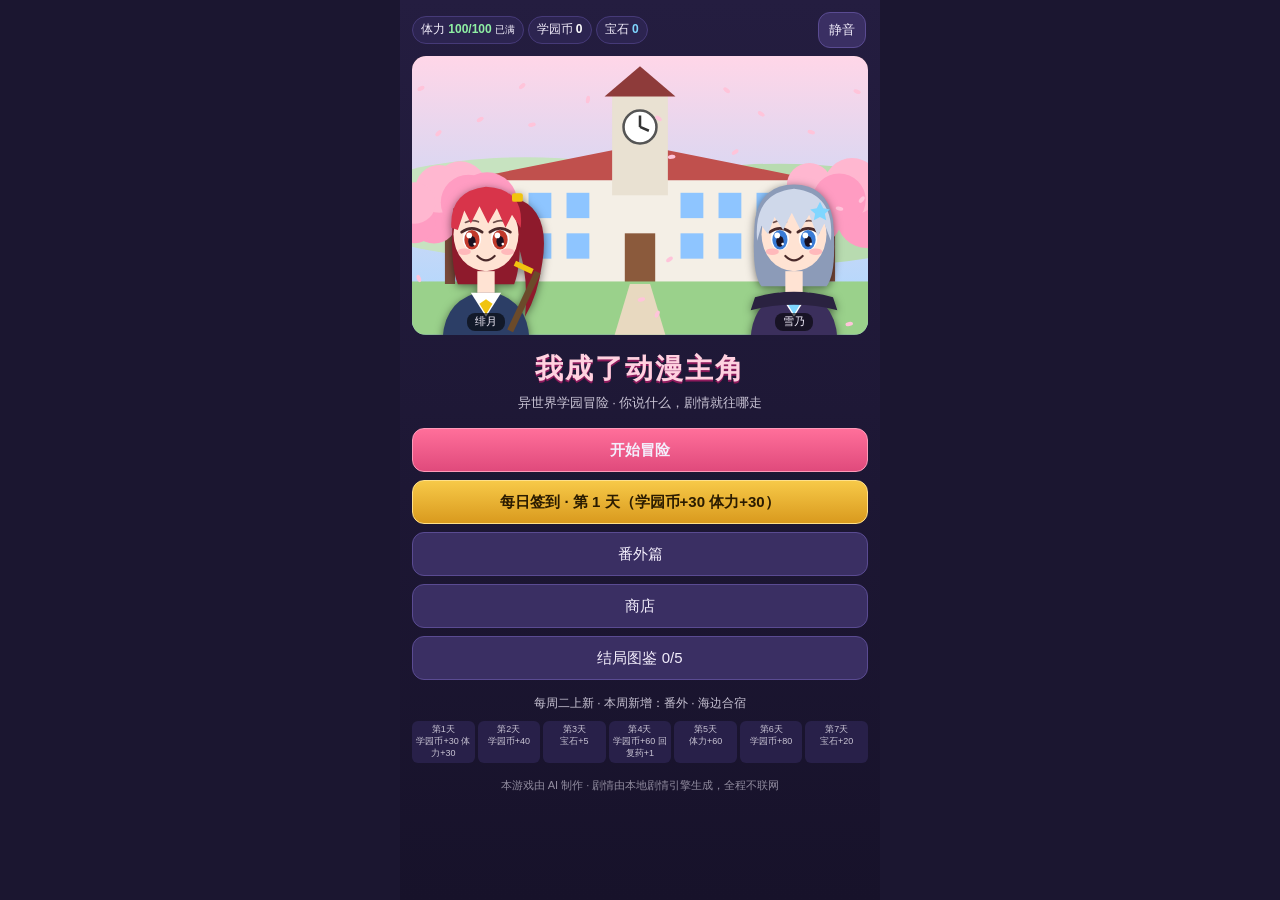
<file: index.html>
<!DOCTYPE html>
<html lang="zh-CN">
<head>
<meta charset="utf-8">
<meta name="viewport" content="width=device-width, initial-scale=1, maximum-scale=1, user-scalable=no, viewport-fit=cover">
<meta http-equiv="Content-Security-Policy" content="default-src 'self'; script-src 'self'; style-src 'self' 'unsafe-inline'; img-src 'self' data:; connect-src 'none'; font-src 'none'; media-src 'none'; object-src 'none'; frame-src 'none'">
<meta name="description" content="我成了动漫主角：AI 互动故事小游戏。本游戏由 AI 制作。">
<title>我成了动漫主角</title>
<link rel="stylesheet" href="style.css">
</head>
<body>
<div id="app" class="app"><div class="screen"><p class="loading">正在打开星见学园……</p><p class="ai-note">本游戏由 AI 制作</p></div></div>
<noscript><p class="ai-note">需要开启 JavaScript 才能游玩。本游戏由 AI 制作。</p></noscript>
<script src="content.js"></script>
<script src="game.js"></script>
</body>
</html>
</file>
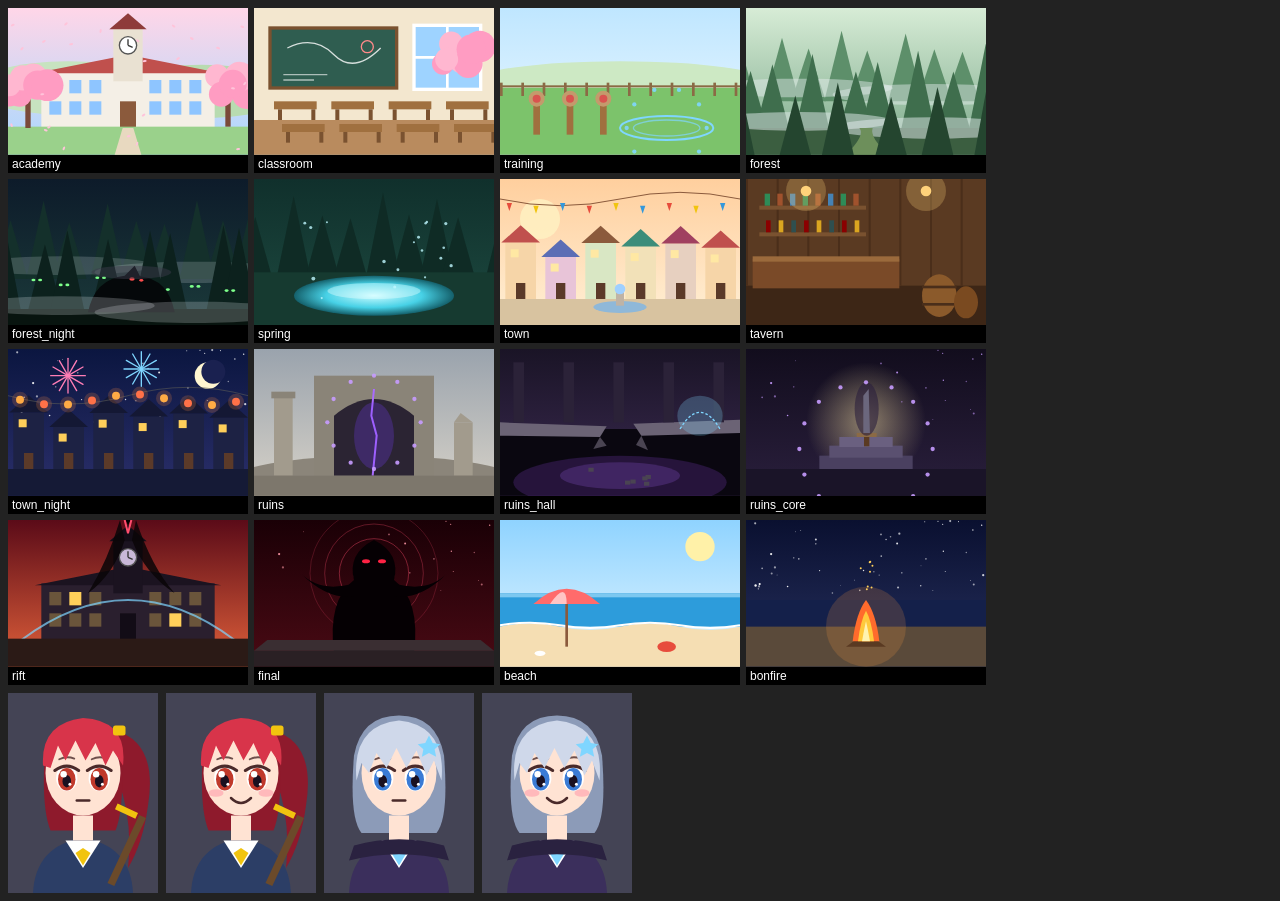
<file: tests/art-preview.html>
<!DOCTYPE html>
<html lang="zh-CN"><head><meta charset="utf-8"><title>美术预览</title>
<style>body{background:#222;color:#fff;font:12px sans-serif;margin:8px}.g{display:grid;grid-template-columns:repeat(4,240px);gap:6px}.g div{background:#000}svg{display:block;width:240px}p{margin:2px 4px}.pt{display:flex;gap:8px;margin-top:8px}.pt svg{width:150px;background:#445}</style>
</head><body>
<div class="g" id="g"></div><div class="pt" id="p"></div>
<script>window.__ANIME_HERO_NO_BOOT__ = true;</script>
<script src="../content.js"></script>
<script src="../game.js"></script>
<script>
  var A = AnimeHero.Art, C = ANIME_HERO_CONTENT, g = document.getElementById('g'), p = document.getElementById('p');
  Object.keys(A.scenes).forEach(function (k) { var d = document.createElement('div'); d.innerHTML = A.scene(k) + '<p>' + k + '</p>'; g.appendChild(d); });
  Object.keys(C.characters).forEach(function (id) { ['normal', 'smile'].forEach(function (m) { var d = document.createElement('div'); d.innerHTML = A.portrait(C.characters[id], m); p.appendChild(d); }); });
</script>
</body></html>
</file>
<file: style.css>
/* 《我成了动漫主角》样式。系统字体，不加载任何外部资源。 */
* { box-sizing: border-box; margin: 0; padding: 0; }
html, body { background: #1b1630; color: #f3eefc; font-family: -apple-system, "PingFang SC", "Hiragino Sans GB", "Microsoft YaHei", sans-serif; font-size: 15px; line-height: 1.6; -webkit-text-size-adjust: 100%; }
body { min-height: 100vh; overscroll-behavior: none; }
.app { max-width: 480px; margin: 0 auto; min-height: 100vh; background: linear-gradient(#241d40, #17122a); }
.screen { padding: 10px 12px calc(16px + env(safe-area-inset-bottom)); }
.loading { padding: 40px 0; text-align: center; }

button { font: inherit; color: inherit; border: 0; background: none; touch-action: manipulation; -webkit-tap-highlight-color: transparent; -webkit-user-select: none; user-select: none; cursor: pointer; }
.btn { display: inline-flex; flex-direction: column; align-items: center; justify-content: center; min-height: 44px; padding: 8px 14px; margin: 4px 0; border-radius: 12px; background: #3a2f63; border: 1px solid #5a4b92; }
.btn:active { transform: scale(0.97); background: #4a3c7d; }
.btn.primary { background: linear-gradient(#ff6f9a, #e04a7c); border-color: #ff9ab9; font-weight: 600; }
.btn.gold { background: linear-gradient(#f7c948, #d99a1e); color: #2a1b00; border-color: #ffe08a; font-weight: 600; }
.btn.danger { background: #b33a4a; border-color: #e26a7a; }
.btn.ghost { background: transparent; }
.btn.wide { width: 100%; }
.btn.mini { min-height: 36px; padding: 4px 10px; font-size: 13px; margin: 2px; }
.btn small { font-size: 11px; opacity: 0.75; }

.topbar { display: flex; flex-wrap: wrap; gap: 4px; align-items: center; margin-bottom: 6px; }
.pill { font-size: 12px; padding: 3px 8px; border-radius: 99px; background: #2c2450; border: 1px solid #463a78; }
.pill b { color: #fff; }
.pill.energy b { color: #8ff0a4; }
.pill.gem b { color: #7fd6ff; }
.topbar .btn.mini { margin-left: auto; }
.toast { background: #2f5d50; border: 1px solid #5fb39a; border-radius: 10px; padding: 6px 10px; margin-bottom: 6px; font-size: 13px; }

.art { position: relative; width: 100%; aspect-ratio: 360 / 220; border-radius: 14px; overflow: hidden; background: #000; }
.scene-svg { display: block; width: 100%; height: 100%; }
.portrait { position: absolute; bottom: -4px; width: 30%; max-width: 130px; }
.portrait.left { left: 2%; } .portrait.right { right: 2%; } .portrait.solo { right: 6%; }
.portrait-svg { display: block; width: 100%; filter: drop-shadow(0 2px 4px rgba(0,0,0,0.5)); }
.nametag { position: absolute; left: 50%; bottom: 8px; transform: translateX(-50%); font-size: 11px; background: rgba(0,0,0,0.6); padding: 0 8px; border-radius: 8px; white-space: nowrap; }

.logo { text-align: center; font-size: 28px; margin: 12px 0 2px; letter-spacing: 2px; color: #ffd1e0; text-shadow: 0 2px 0 #8e1a5c; }
.sub { text-align: center; opacity: 0.8; font-size: 13px; }
.menu { display: flex; flex-direction: column; margin: 10px 0; }
.news { font-size: 12px; text-align: center; opacity: 0.8; margin: 6px 0; }
.checkin-row { display: grid; grid-template-columns: repeat(7, 1fr); gap: 3px; margin: 8px 0; }
.ck { font-size: 9px; text-align: center; background: #2c2450; border-radius: 6px; padding: 3px 1px; line-height: 1.3; opacity: 0.8; }
.ck.done { background: #2f5d50; opacity: 1; }

h2 { font-size: 20px; margin: 8px 0; } h3 { font-size: 15px; margin: 10px 0 6px; }
.field { display: block; margin: 8px 0; font-size: 13px; }
input[type=text] { width: 100%; font: inherit; font-size: 16px; padding: 10px 12px; border-radius: 10px; border: 1px solid #5a4b92; background: #120e22; color: #fff; margin-top: 4px; }
.traits { display: grid; grid-template-columns: 1fr 1fr; gap: 8px; margin-bottom: 10px; }
.trait { text-align: left; padding: 10px; border-radius: 12px; background: #2c2450; border: 2px solid #463a78; min-height: 88px; display: flex; flex-direction: column; }
.trait span { font-size: 12px; opacity: 0.85; }
.trait.on { border-color: #ff8fb3; background: #43305e; }

.tag { font-size: 12px; opacity: 0.85; margin: 6px 0 4px; }
.tag em { color: #8ff0a4; font-style: normal; }
.story { background: rgba(10, 8, 20, 0.55); border-radius: 12px; padding: 10px 12px; max-height: 42vh; overflow-y: auto; -webkit-overflow-scrolling: touch; }
.story p { margin-bottom: 6px; }
.scene-text.dim, .dim { opacity: 0.7; }
.small { font-size: 12px; }
.resp { border-left: 3px solid #ff8fb3; padding-left: 8px; margin: 6px 0; }
.you { color: #ffd1e0; font-size: 13px; }
.fx { color: #8ff0a4; font-size: 12px; }

.bars { display: grid; grid-template-columns: repeat(3, 1fr); gap: 6px; margin: 8px 0; }
.bar { position: relative; height: 22px; border-radius: 8px; background: #2c2450; overflow: hidden; font-size: 11px; }
.bar span { position: absolute; left: 6px; top: 2px; z-index: 1; }
.bar i { position: absolute; left: 0; top: 0; bottom: 0; }
.bar.rep i { background: #b8862b; } .bar.a i { background: #c0392b; } .bar.b i { background: #3a7bd5; }

.choices { display: flex; flex-direction: column; }
.choice { align-items: flex-start; text-align: left; }
.free { display: flex; gap: 6px; align-items: center; margin-top: 4px; }
.free input { margin-top: 0; }
.free .btn { flex: none; margin: 0; }
.hint { font-size: 11px; opacity: 0.6; margin: 4px 0; }
.nav { display: flex; flex-wrap: wrap; align-items: center; gap: 2px; margin-top: 6px; }

.wall { background: #3d2430; border: 1px solid #d36a86; border-radius: 12px; padding: 10px; margin: 8px 0; }
.wall p { font-size: 12px; margin: 4px 0; opacity: 0.9; }
.wall-btns { display: flex; flex-direction: column; }
.confirm { background: #3d2430; border-radius: 12px; padding: 10px; margin-top: 8px; display: flex; flex-direction: column; }

.offer { display: flex; justify-content: space-between; gap: 8px; align-items: center; background: #2c2450; border-radius: 12px; padding: 10px; margin: 8px 0; }
.offer p { font-size: 12px; opacity: 0.8; }
.offer-btns { display: flex; flex-direction: column; align-items: flex-end; min-width: 110px; }
.owned { color: #8ff0a4; font-size: 13px; }
.need { font-size: 12px; opacity: 0.7; text-align: right; }

.ending { background: rgba(10, 8, 20, 0.6); border-radius: 12px; padding: 12px; margin: 8px 0; }
.ending h2 { color: #ffd1e0; }
.progress { height: 10px; background: #2c2450; border-radius: 6px; overflow: hidden; margin-bottom: 8px; }
.progress i { display: block; height: 100%; background: linear-gradient(90deg, #ff6f9a, #7fd6ff); }
.milestones { display: flex; flex-wrap: wrap; gap: 4px; margin-bottom: 8px; }
.milestones span { font-size: 11px; padding: 2px 8px; border-radius: 8px; background: #2c2450; }
.milestones .done { background: #2f5d50; }
.end-card { background: #2c2450; border-radius: 12px; padding: 10px; margin: 6px 0; border-left: 4px solid #463a78; }
.end-card.got { border-left-color: #ff8fb3; }
.end-card p { font-size: 13px; }
.ai-note { text-align: center; font-size: 11px; opacity: 0.55; margin-top: 14px; }
</file>
